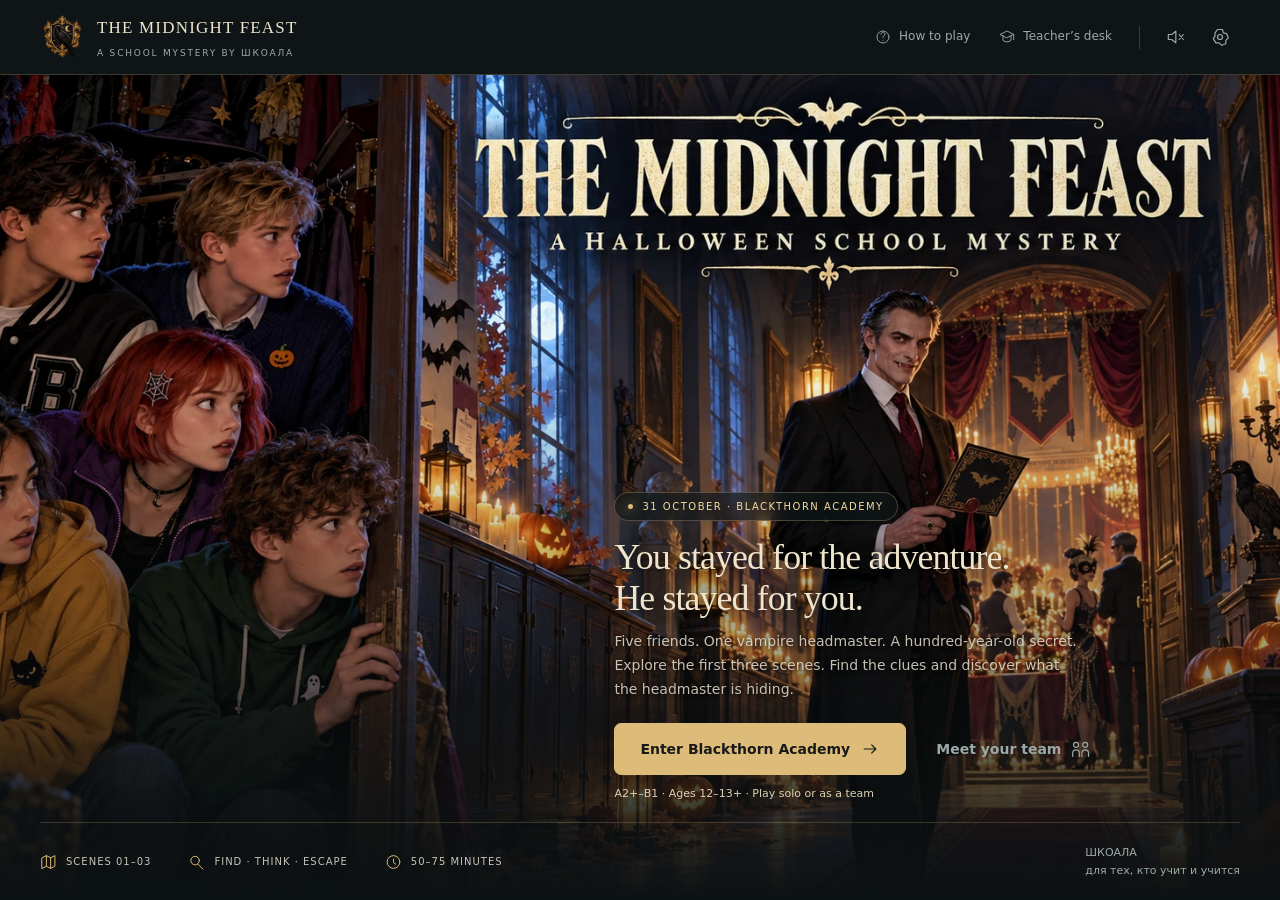
<file: index.html>
<!doctype html>
<html lang="en">
<head>
<meta charset="UTF-8">
<meta name="viewport" content="width=device-width,initial-scale=1">
<meta name="theme-color" content="#101416">
<meta name="description" content="Five students. One vampire headmaster. Escape Blackthorn Academy before midnight in an illustrated English mystery by ШКОАЛА.">
<title>The Midnight Feast · Scenes 01–03 · ШКОАЛА</title>
<link rel="icon" type="image/svg+xml" href="assets/favicon.svg">
<link rel="stylesheet" href="styles.css?v=3">
<script src="content.js?v=3" defer></script>
<script src="app.js?v=3" defer></script>
</head>
<body>
<a href="#main" class="skip-link">Skip to game</a>
<div id="app"></div>
<div id="modal-root"></div>
<div id="toast" role="status" aria-live="polite"></div>
<noscript><div style="background:#111;color:#fff;padding:4rem;font:24px sans-serif">Please enable JavaScript to play The Midnight Feast.</div></noscript>
</body>
</html>
</file>
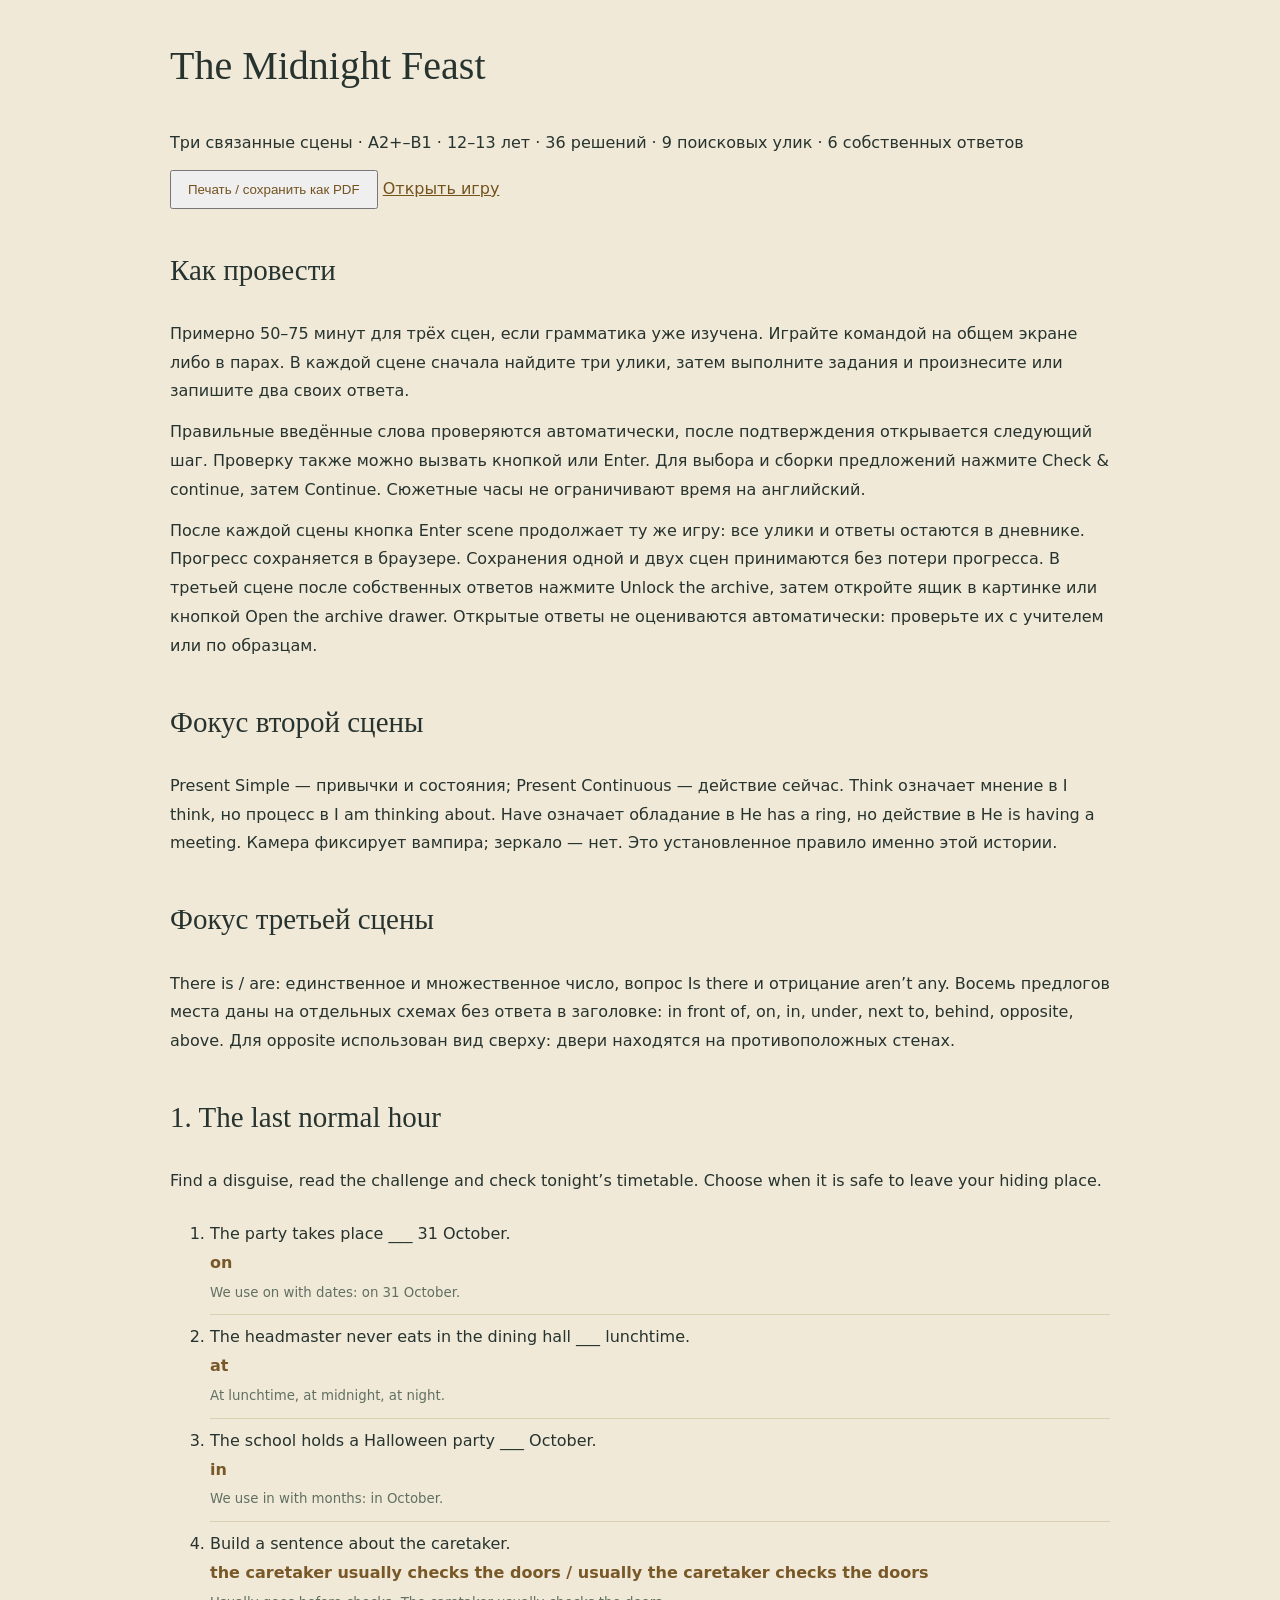
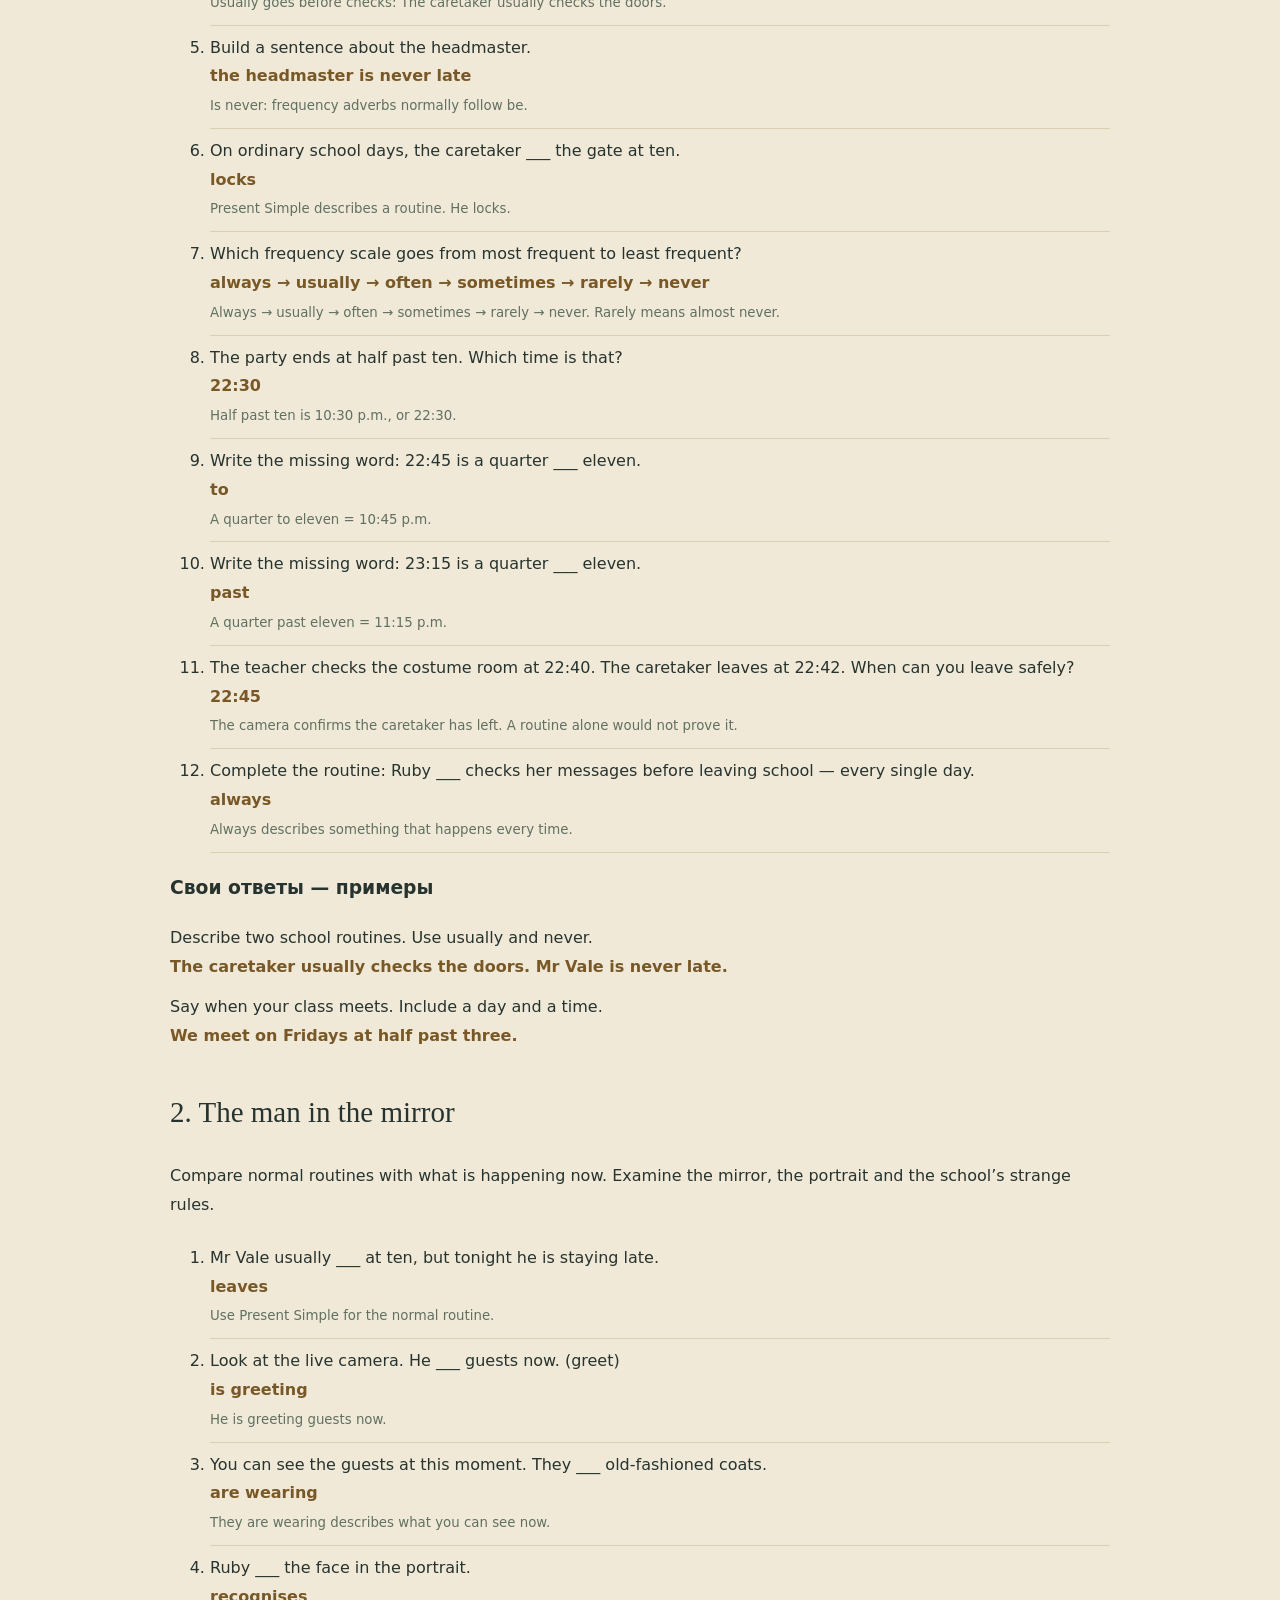
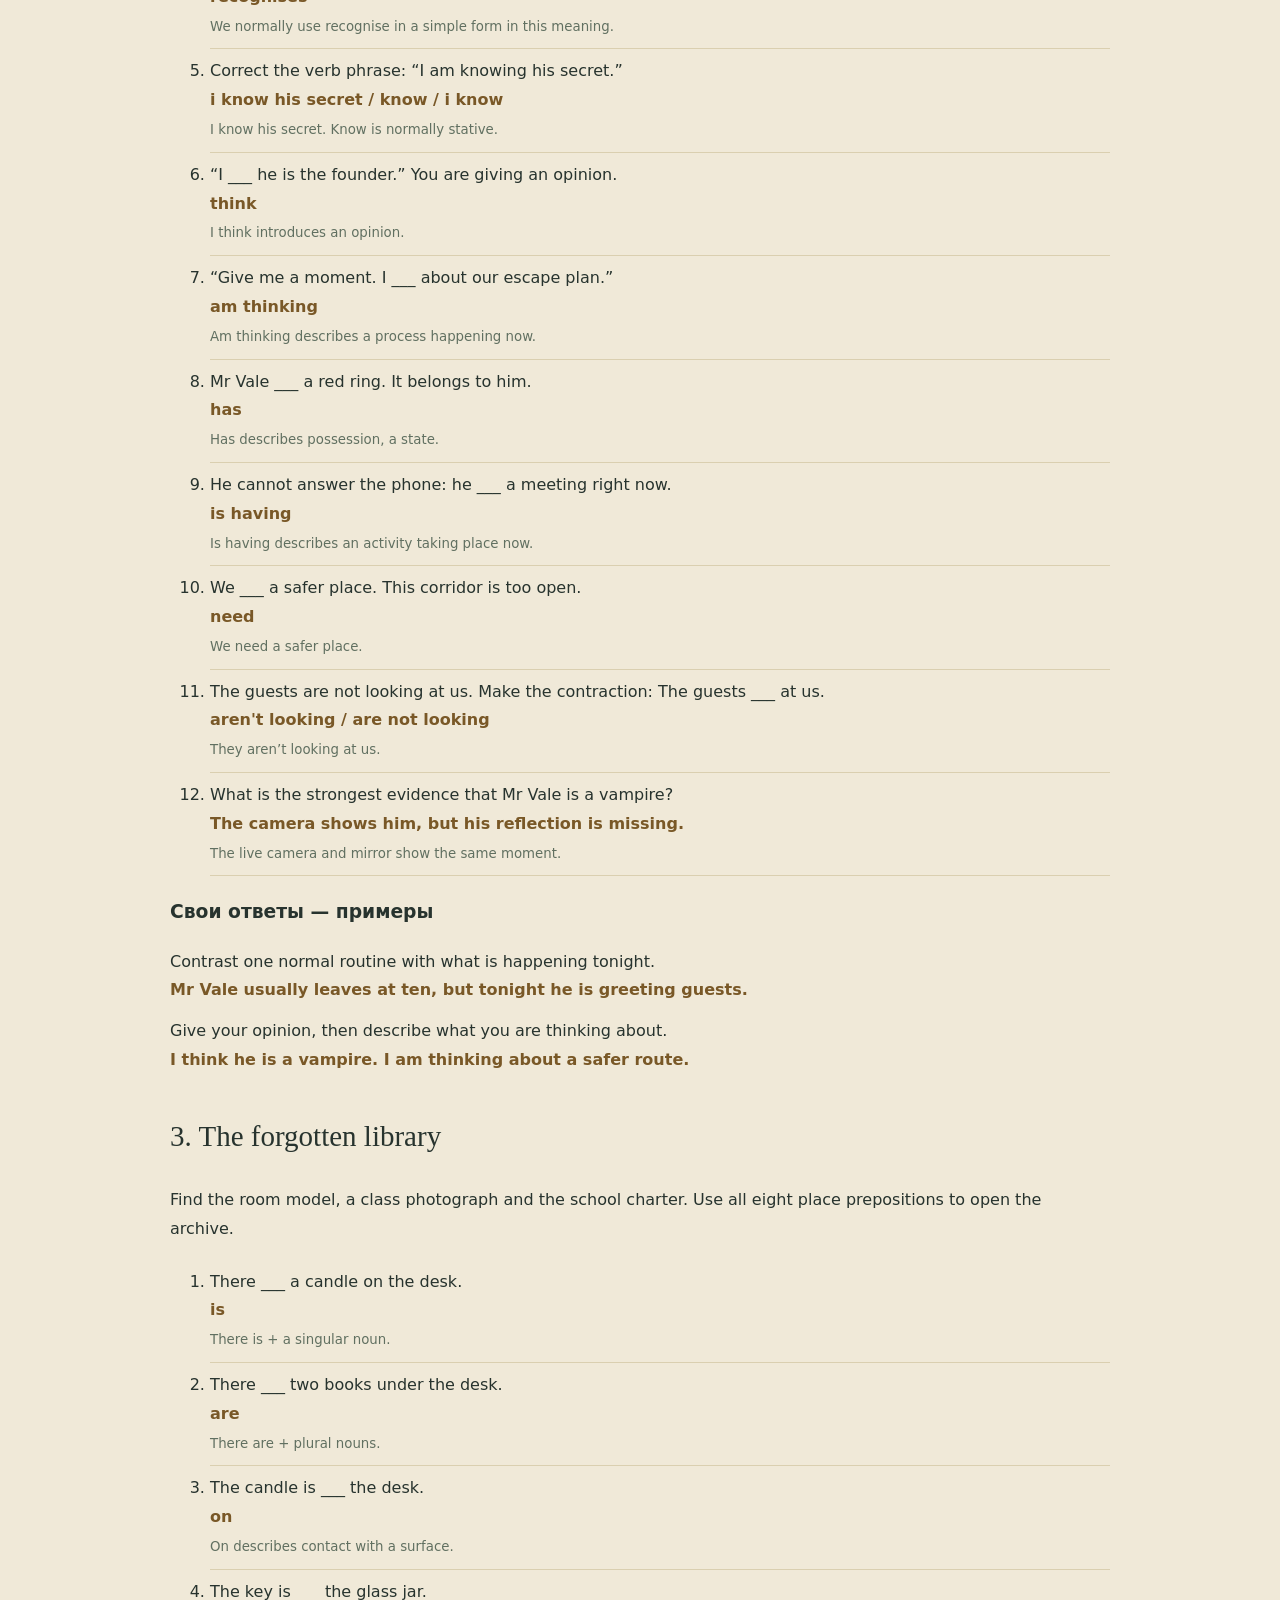
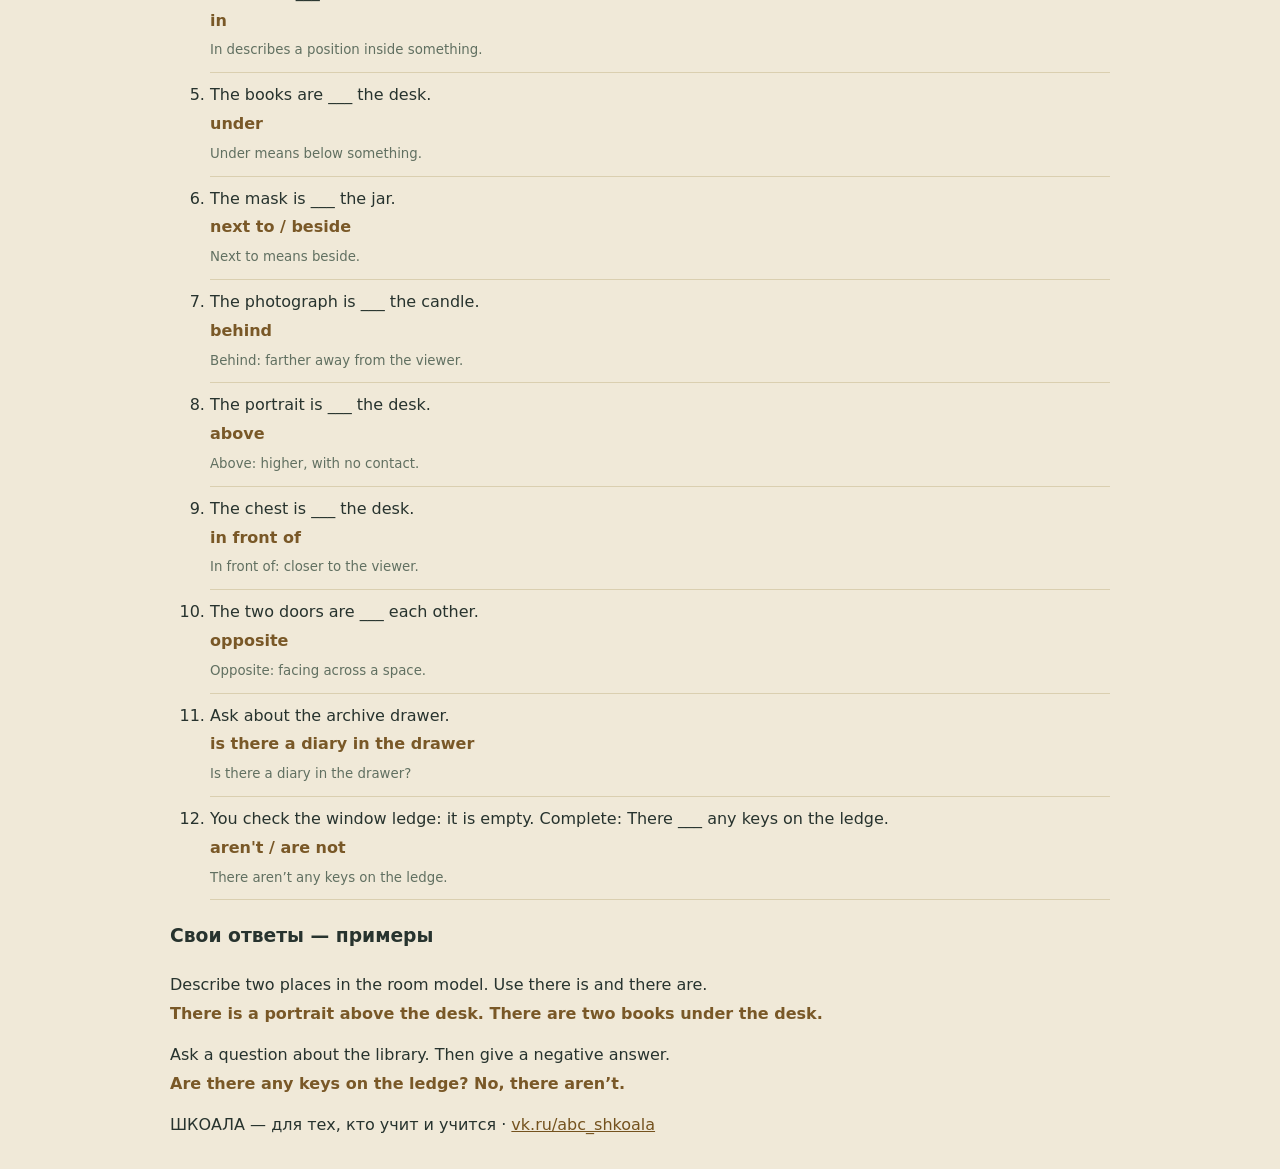
<file: teacher-guide.html>
<!doctype html><html lang="ru"><meta charset="utf-8"><meta name="viewport" content="width=device-width,initial-scale=1"><title>The Midnight Feast — teacher guide</title><style>body{font:16px/1.8 system-ui;background:#f0e9d8;color:#27332e;max-width:940px;margin:30px auto;padding:0 24px}h1,h2{font-family:Georgia,serif;font-weight:400}h1{font-size:40px}h2{font-size:29px;margin-top:35px}li{padding:8px 0;border-bottom:1px solid #baa77366}strong{color:#795827}small{color:#617061}section{break-before:page}button,a{color:#74521e}button{padding:10px 16px;cursor:pointer}p{margin:12px 0}@media print{body{background:white;font-size:11pt;margin:0}button,.back{display:none}li{break-inside:avoid}h2{break-after:avoid}}</style><h1>The Midnight Feast</h1><p>Три связанные сцены · A2+–B1 · 12–13 лет · 36 решений · 9 поисковых улик · 6 собственных ответов</p><button onclick="window.print()">Печать / сохранить как PDF</button> <a class="back" href="index.html">Открыть игру</a><h2>Как провести</h2><p>Примерно 50–75 минут для трёх сцен, если грамматика уже изучена. Играйте командой на общем экране либо в парах. В каждой сцене сначала найдите три улики, затем выполните задания и произнесите или запишите два своих ответа.</p><p>Правильные введённые слова проверяются автоматически, после подтверждения открывается следующий шаг. Проверку также можно вызвать кнопкой или Enter. Для выбора и сборки предложений нажмите Check &amp; continue, затем Continue. Сюжетные часы не ограничивают время на английский.</p><p>После каждой сцены кнопка Enter scene продолжает ту же игру: все улики и ответы остаются в дневнике. Прогресс сохраняется в браузере. Сохранения одной и двух сцен принимаются без потери прогресса. В третьей сцене после собственных ответов нажмите Unlock the archive, затем откройте ящик в картинке или кнопкой Open the archive drawer. Открытые ответы не оцениваются автоматически: проверьте их с учителем или по образцам.</p><h2>Фокус второй сцены</h2><p>Present Simple — привычки и состояния; Present Continuous — действие сейчас. Think означает мнение в I think, но процесс в I am thinking about. Have означает обладание в He has a ring, но действие в He is having a meeting. Камера фиксирует вампира; зеркало — нет. Это установленное правило именно этой истории.</p><h2>Фокус третьей сцены</h2><p>There is / are: единственное и множественное число, вопрос Is there и отрицание aren’t any. Восемь предлогов места даны на отдельных схемах без ответа в заголовке: in front of, on, in, under, next to, behind, opposite, above. Для opposite использован вид сверху: двери находятся на противоположных стенах.</p><section><h2>1. The last normal hour</h2><p>Find a disguise, read the challenge and check tonight’s timetable. Choose when it is safe to leave your hiding place.</p><ol><li>The party takes place ___ 31 October.<br><strong>on</strong><br><small>We use on with dates: on 31 October.</small></li><li>The headmaster never eats in the dining hall ___ lunchtime.<br><strong>at</strong><br><small>At lunchtime, at midnight, at night.</small></li><li>The school holds a Halloween party ___ October.<br><strong>in</strong><br><small>We use in with months: in October.</small></li><li>Build a sentence about the caretaker.<br><strong>the caretaker usually checks the doors / usually the caretaker checks the doors</strong><br><small>Usually goes before checks: The caretaker usually checks the doors.</small></li><li>Build a sentence about the headmaster.<br><strong>the headmaster is never late</strong><br><small>Is never: frequency adverbs normally follow be.</small></li><li>On ordinary school days, the caretaker ___ the gate at ten.<br><strong>locks</strong><br><small>Present Simple describes a routine. He locks.</small></li><li>Which frequency scale goes from most frequent to least frequent?<br><strong>always → usually → often → sometimes → rarely → never</strong><br><small>Always → usually → often → sometimes → rarely → never. Rarely means almost never.</small></li><li>The party ends at half past ten. Which time is that?<br><strong>22:30</strong><br><small>Half past ten is 10:30 p.m., or 22:30.</small></li><li>Write the missing word: 22:45 is a quarter ___ eleven.<br><strong>to</strong><br><small>A quarter to eleven = 10:45 p.m.</small></li><li>Write the missing word: 23:15 is a quarter ___ eleven.<br><strong>past</strong><br><small>A quarter past eleven = 11:15 p.m.</small></li><li>The teacher checks the costume room at 22:40. The caretaker leaves at 22:42. When can you leave safely?<br><strong>22:45</strong><br><small>The camera confirms the caretaker has left. A routine alone would not prove it.</small></li><li>Complete the routine: Ruby ___ checks her messages before leaving school — every single day.<br><strong>always</strong><br><small>Always describes something that happens every time.</small></li></ol><h3>Свои ответы — примеры</h3><p>Describe two school routines. Use usually and never.<br><strong>The caretaker usually checks the doors. Mr Vale is never late.</strong></p><p>Say when your class meets. Include a day and a time.<br><strong>We meet on Fridays at half past three.</strong></p></section><section><h2>2. The man in the mirror</h2><p>Compare normal routines with what is happening now. Examine the mirror, the portrait and the school’s strange rules.</p><ol><li>Mr Vale usually ___ at ten, but tonight he is staying late.<br><strong>leaves</strong><br><small>Use Present Simple for the normal routine.</small></li><li>Look at the live camera. He ___ guests now. (greet)<br><strong>is greeting</strong><br><small>He is greeting guests now.</small></li><li>You can see the guests at this moment. They ___ old-fashioned coats.<br><strong>are wearing</strong><br><small>They are wearing describes what you can see now.</small></li><li>Ruby ___ the face in the portrait.<br><strong>recognises</strong><br><small>We normally use recognise in a simple form in this meaning.</small></li><li>Correct the verb phrase: “I am knowing his secret.”<br><strong>i know his secret / know / i know</strong><br><small>I know his secret. Know is normally stative.</small></li><li>“I ___ he is the founder.” You are giving an opinion.<br><strong>think</strong><br><small>I think introduces an opinion.</small></li><li>“Give me a moment. I ___ about our escape plan.”<br><strong>am thinking</strong><br><small>Am thinking describes a process happening now.</small></li><li>Mr Vale ___ a red ring. It belongs to him.<br><strong>has</strong><br><small>Has describes possession, a state.</small></li><li>He cannot answer the phone: he ___ a meeting right now.<br><strong>is having</strong><br><small>Is having describes an activity taking place now.</small></li><li>We ___ a safer place. This corridor is too open.<br><strong>need</strong><br><small>We need a safer place.</small></li><li>The guests are not looking at us. Make the contraction: The guests ___ at us.<br><strong>aren't looking / are not looking</strong><br><small>They aren’t looking at us.</small></li><li>What is the strongest evidence that Mr Vale is a vampire?<br><strong>The camera shows him, but his reflection is missing.</strong><br><small>The live camera and mirror show the same moment.</small></li></ol><h3>Свои ответы — примеры</h3><p>Contrast one normal routine with what is happening tonight.<br><strong>Mr Vale usually leaves at ten, but tonight he is greeting guests.</strong></p><p>Give your opinion, then describe what you are thinking about.<br><strong>I think he is a vampire. I am thinking about a safer route.</strong></p></section><section><h2>3. The forgotten library</h2><p>Find the room model, a class photograph and the school charter. Use all eight place prepositions to open the archive.</p><ol><li>There ___ a candle on the desk.<br><strong>is</strong><br><small>There is + a singular noun.</small></li><li>There ___ two books under the desk.<br><strong>are</strong><br><small>There are + plural nouns.</small></li><li>The candle is ___ the desk.<br><strong>on</strong><br><small>On describes contact with a surface.</small></li><li>The key is ___ the glass jar.<br><strong>in</strong><br><small>In describes a position inside something.</small></li><li>The books are ___ the desk.<br><strong>under</strong><br><small>Under means below something.</small></li><li>The mask is ___ the jar.<br><strong>next to / beside</strong><br><small>Next to means beside.</small></li><li>The photograph is ___ the candle.<br><strong>behind</strong><br><small>Behind: farther away from the viewer.</small></li><li>The portrait is ___ the desk.<br><strong>above</strong><br><small>Above: higher, with no contact.</small></li><li>The chest is ___ the desk.<br><strong>in front of</strong><br><small>In front of: closer to the viewer.</small></li><li>The two doors are ___ each other.<br><strong>opposite</strong><br><small>Opposite: facing across a space.</small></li><li>Ask about the archive drawer.<br><strong>is there a diary in the drawer</strong><br><small>Is there a diary in the drawer?</small></li><li>You check the window ledge: it is empty. Complete: There ___ any keys on the ledge.<br><strong>aren't / are not</strong><br><small>There aren’t any keys on the ledge.</small></li></ol><h3>Свои ответы — примеры</h3><p>Describe two places in the room model. Use there is and there are.<br><strong>There is a portrait above the desk. There are two books under the desk.</strong></p><p>Ask a question about the library. Then give a negative answer.<br><strong>Are there any keys on the ledge? No, there aren’t.</strong></p></section><p>ШКОАЛА — для тех, кто учит и учится · <a href="https://vk.ru/abc_shkoala">vk.ru/abc_shkoala</a></p></html>
</file>
<file: styles.css>
:root{--ink:#0c1113;--panel:#141c1e;--paper:#efe5cc;--muted:#9caaa7;--gold:#ddbb78;--gold-light:#f4dba1;--line:rgba(220,190,126,.22);--red:#a65262;--green:#80b7a3;--font:system-ui,-apple-system,BlinkMacSystemFont,'Segoe UI',sans-serif;--serif:Georgia,'Times New Roman',serif;--radius:14px;color-scheme:dark}
*{box-sizing:border-box}html{scroll-behavior:smooth}body{margin:0;background:var(--ink);color:var(--paper);font:17px/1.6 var(--font);min-width:320px}button,input,textarea{font:inherit}button,a,input,textarea{touch-action:manipulation}button,a{ -webkit-tap-highlight-color:transparent}button{cursor:pointer}button:disabled{cursor:default;opacity:.5}a{color:var(--gold-light);text-underline-offset:4px}button:focus-visible,a:focus-visible,input:focus-visible,textarea:focus-visible,summary:focus-visible{outline:3px solid var(--gold-light);outline-offset:4px}button{color:inherit}button svg,a svg{pointer-events:none;flex-shrink:0}img{max-width:100%;display:block}h1,h2,h3,p{margin-top:0}h1,h2,h3{font-family:var(--serif);font-weight:400;line-height:1.14}h2{font-size:clamp(30px,3vw,44px);letter-spacing:-.035em}h3{font-size:26px}p:last-child{margin-bottom:0}.sr-only{position:absolute;width:1px;height:1px;padding:0;margin:-1px;overflow:hidden;clip:rect(0,0,0,0);white-space:nowrap;border:0}.skip-link{position:fixed;left:20px;top:-100px;z-index:10000;background:var(--gold);color:#151819;padding:10px 20px}.skip-link:focus{top:12px}.icon{width:20px;height:20px;display:inline-block;vertical-align:middle}.eyebrow{font:600 10px/1.5 var(--font);text-transform:uppercase;letter-spacing:.19em;color:var(--gold)}.muted{color:var(--muted)}.small{font-size:13px}.button{border:1px solid var(--line);border-radius:7px;background:transparent;display:inline-flex;align-items:center;justify-content:center;gap:10px;padding:13px 19px;font-size:14px;font-weight:650;line-height:1.4;text-decoration:none;transition:background .2s,transform .2s,border-color .2s}.button:hover{background:rgba(221,187,120,.09);border-color:var(--gold)}.button.primary{background:var(--gold);border-color:var(--gold);color:#171a19;box-shadow:0 4px 20px #0002}.button.primary:hover{background:var(--gold-light);transform:translateY(-1px)}.button.ghost{border-color:transparent;color:var(--muted)}.button.ghost:hover{color:var(--paper)}.button.danger{border-color:#ad6974;color:#efb0bb}.button.compact{padding:8px 13px;font-size:12px}.icon-button{display:inline-flex;align-items:center;justify-content:center;width:40px;height:40px;border:1px solid transparent;background:transparent;border-radius:7px;color:var(--muted)}.icon-button:hover,.icon-button.active{color:var(--gold);border-color:var(--line);background:#ddbb780a}.button-row{display:flex;gap:10px;flex-wrap:wrap}.separator{height:1px;background:var(--line);margin:22px 0}.topbar{height:77px;display:flex;align-items:center;justify-content:space-between;padding:0 40px;border-bottom:1px solid var(--line);gap:25px;background:#101618}.brand{border:0;background:none;display:flex;gap:12px;align-items:center;text-align:left;padding:0;text-decoration:none;color:var(--paper)}.brand img{height:49px;width:45px;object-fit:contain}.brand-name{font:17px/1 var(--serif);letter-spacing:.07em;text-transform:uppercase}.brand-by{display:block;font:9px/1.3 var(--font);color:var(--muted);letter-spacing:.2em;margin-top:7px}.nav-actions{display:flex;align-items:center;gap:5px}.nav-link{border:0;background:none;font-size:12px;font-weight:500;color:var(--muted);padding:10px 12px;display:inline-flex;gap:8px;align-items:center}.nav-link:hover{color:var(--gold-light)}.nav-link .icon{width:16px;height:16px}.nav-pipe{height:23px;border-left:1px solid var(--line);margin:0 10px}
/* The cover is the user's illustration, including its original title. */
.landing{min-height:100vh;background:#0d1216}.landing .topbar{height:75px;background:#0f1517}.hero{position:relative;height:calc(100svh - 75px);min-height:635px;max-height:1050px;isolation:isolate;overflow:hidden;background:#151718}.cover-image{position:absolute;inset:0;width:100%;height:100%;object-fit:cover;object-position:right 42%;z-index:-3}.hero:after{content:"";position:absolute;inset:0;background:linear-gradient(0deg,#0c1113 0%,#0c1113de 8%,#0c111355 31%,transparent 65%),linear-gradient(90deg,transparent 30%,#11171c15 100%);z-index:-2}.hero-content{position:absolute;bottom:97px;left:48%;right:5%;max-width:680px}.date-tag{display:inline-flex;align-items:center;gap:9px;border:1px solid #f1d8a73f;background:#101719a6;backdrop-filter:blur(8px);border-radius:40px;padding:6px 13px;font:10px/1.5 var(--font);letter-spacing:.15em;color:var(--gold-light);text-transform:uppercase}.date-tag:before{content:"";width:5px;height:5px;background:var(--gold);border-radius:100%;box-shadow:0 0 12px var(--gold)}.hero-lead{font:clamp(28px,2.8vw,43px)/1.13 var(--serif);text-shadow:0 2px 20px #000;margin:16px 0 12px;letter-spacing:-.025em;max-width:600px}.hero-copy{font-size:14px;line-height:1.7;color:#e7e0d0d9;max-width:470px;text-shadow:0 1px 5px #000}.hero-start{padding:15px 25px;font-size:14px;min-width:245px}.hero-content .button-row{margin-top:22px}.hero-resume-note{font-size:11px;color:#ded1b3;margin-top:10px}.hero-bottom{position:absolute;bottom:0;left:40px;right:40px;height:78px;display:flex;align-items:center;justify-content:space-between;border-top:1px solid var(--line);gap:20px}.hero-facts{display:flex;gap:37px}.hero-fact{display:flex;align-items:center;gap:9px;font-size:10px;letter-spacing:.1em;text-transform:uppercase;color:#c6c3b7}.hero-fact .icon{color:var(--gold);width:17px}.hero-credit{font-size:11px;color:var(--muted)}.hero-credit a{text-decoration:none;color:var(--muted)}
/* The playable case */
.game-shell{max-width:1880px;margin:0 auto;min-height:100vh}.game-shell .topbar{height:68px;padding:0 28px}.game-shell .brand img{height:40px;width:37px}.game-shell .brand-name{font-size:13px}.game-shell .brand-by{font-size:8px}.clock-wrap{display:flex;align-items:center;gap:10px}.clock-label{font-size:9px;text-transform:uppercase;letter-spacing:.11em;color:var(--muted);line-height:1.5}.clock-time{font:25px/1 var(--serif);letter-spacing:.05em;color:var(--gold-light)}.clock-wrap>.icon{width:29px;height:29px;color:var(--gold)}.chapter-nav{display:flex;border-bottom:1px solid var(--line);padding:0 27px;overflow-x:auto;scrollbar-width:thin}.chapter-stop{background:none;border:0;position:relative;display:flex;align-items:center;justify-content:center;gap:9px;flex:1;min-width:95px;padding:15px 7px;color:#6f7d7b;font-size:11px;white-space:nowrap}.chapter-stop:disabled{opacity:1}.chapter-stop.active{color:var(--gold-light)}.chapter-stop.done{color:#9fb8ac}.chapter-stop.active:after{content:"";position:absolute;bottom:-1px;height:2px;background:var(--gold);left:8px;right:8px}.chapter-num{font-size:9px;width:21px;height:21px;border:1px solid currentColor;display:inline-flex;align-items:center;justify-content:center;border-radius:100%}.practice-banner{padding:8px 28px;background:#332719;color:#e7ca95;font-size:12px;display:flex;gap:15px;align-items:center;justify-content:center}.practice-banner button{border:0;border-bottom:1px solid currentColor;background:none;color:inherit;padding:0}.game-heading{display:flex;align-items:flex-end;justify-content:space-between;padding:24px 32px 20px;gap:15px}.game-heading h1{font-size:clamp(28px,2.8vw,39px);margin:4px 0 0;letter-spacing:-.035em}.chapter-label{font:600 10px var(--font);letter-spacing:.14em;color:var(--gold);text-transform:uppercase}.location-label{display:flex;align-items:center;gap:7px;font-size:11px;color:var(--muted);margin-bottom:4px}.location-label .icon{width:14px;height:14px}.game-grid{display:grid;grid-template-columns:minmax(0,1.6fr) minmax(345px,1fr);gap:24px;padding:0 32px 22px}.visual-column{min-width:0}.scene-frame{position:relative;aspect-ratio:836/470;background:#1c1715;border:1px solid var(--line);border-radius:12px;overflow:hidden;isolation:isolate}.scene-backdrop{width:100%;height:100%;object-fit:cover;position:absolute;inset:0;z-index:-2}.scene-shade{position:absolute;inset:0;pointer-events:none;z-index:-1;background:linear-gradient(180deg,#0004,transparent 28%,transparent 70%,#0007)}.scene-top{position:absolute;top:14px;left:16px;right:16px;display:flex;align-items:center;justify-content:space-between;pointer-events:none}.scene-badge{background:#101517b3;color:#ded3bb;border:1px solid #ddbb7840;backdrop-filter:blur(8px);border-radius:40px;padding:5px 11px;font-size:9px;letter-spacing:.14em;text-transform:uppercase;display:flex;gap:6px;align-items:center}.scene-badge .icon{height:12px;width:12px}.scene-status{background:#101517c9;color:#d8cab1;font-size:10px;border-radius:40px;padding:4px 10px}.scene-label{position:absolute;bottom:13px;left:17px;font-size:10px;color:#ebdfca;letter-spacing:.05em;text-shadow:0 1px 5px #000;pointer-events:none}.scene-label .icon{width:13px;height:13px;color:var(--gold);margin-right:4px}.hotspot{border:0;background:transparent;position:absolute;transform:translate(-50%,-50%);padding:0;aspect-ratio:1;isolation:isolate;min-height:34px;min-width:34px;transition:filter .2s,opacity .2s,transform .2s}.hotspot:hover{transform:translate(-50%,-50%) scale(1.08);filter:brightness(1.2)}.hotspot img{width:100%;height:100%;object-fit:contain;filter:drop-shadow(0 3px 6px #000a)}.hotspot.marker:before{content:"";display:block;position:absolute;left:50%;top:50%;transform:translate(-50%,-50%) rotate(45deg);width:20px;height:20px;border:1px solid #efd599;background:#101719a6;box-shadow:0 0 0 5px #efd5991a,0 0 24px #efce8355}.hotspot.marker:after{content:"";position:absolute;left:50%;top:50%;transform:translate(-50%,-50%);width:4px;height:4px;background:var(--gold-light);border-radius:50%}.hotspot.found{opacity:.42;filter:grayscale(.35)}.hotspot.found:hover{opacity:1}.hotspot.found:after{content:'✓';position:absolute;right:0;top:0;display:flex;align-items:center;justify-content:center;width:19px;height:19px;border-radius:50%;background:#182d24;color:#b7ddc9;font-size:11px;border:1px solid #85b79f}.hotspot.revealed{outline:2px solid #f3d99a;outline-offset:7px;border-radius:50%;animation:glow 1.8s ease-in-out infinite}.hotspot-label{position:absolute;left:50%;bottom:100%;transform:translateX(-50%);font:11px/1.3 var(--font);color:#f2e1bd;border:1px solid var(--line);border-radius:4px;background:#101719ef;padding:6px 9px;white-space:nowrap;opacity:0;pointer-events:none}.hotspot:hover .hotspot-label,.hotspot:focus-visible .hotspot-label{opacity:1}.explore-controls{display:flex;justify-content:space-between;align-items:center;margin:10px 0 0;gap:10px}.search-progress{display:flex;align-items:center;gap:6px;font-size:11px;color:var(--muted)}.search-dot{width:5px;height:5px;background:#505b59;border-radius:50%}.search-dot.filled{background:var(--gold)}.explore-controls .button{font-size:10px;padding:4px 7px}.dialogue{display:flex;position:relative;margin-top:19px;min-height:134px;border-top:1px solid var(--line);padding-top:16px;align-items:flex-start;gap:17px}.portrait-wrap{width:103px;min-width:103px;height:115px;border-radius:9px;overflow:hidden;background:radial-gradient(ellipse at 50% 80%,#59452e 0%,#1e2524 70%);border:1px solid var(--line)}.portrait-wrap img{width:100%;height:100%;object-fit:cover;object-position:center 12%}.dialogue-name{font:600 10px var(--font);text-transform:uppercase;letter-spacing:.13em;color:var(--gold);margin:3px 0 8px}.dialogue-text{font-size:14px;line-height:1.75;color:#d6d5c9;margin:0}.dialogue-extra{font-size:12px;color:var(--muted);margin-top:10px}.panel{background:linear-gradient(145deg,#192123,#131b1d);border:1px solid var(--line);border-radius:12px;min-width:0;padding:25px 26px;position:relative;align-self:start;min-height:480px}.panel:before{content:"";position:absolute;top:-1px;left:26px;right:26px;height:1px;background:linear-gradient(90deg,transparent,#e8c7858c,transparent)}.panel-kicker{font:600 10px var(--font);text-transform:uppercase;letter-spacing:.16em;color:var(--gold);display:flex;align-items:center;justify-content:space-between;margin-bottom:14px;gap:10px}.panel h2{font-size:29px;margin-bottom:16px}.panel-description{font-size:14px;color:#b6c0b9;line-height:1.8}.objective-card{border-left:2px solid var(--gold);padding:2px 0 2px 15px;margin:20px 0}.objective-card .eyebrow{margin-bottom:5px;font-size:9px}.objective-card p{font-size:15px;line-height:1.7;color:#e2dfd1}.check-list{display:grid;gap:9px;margin:23px 0 26px;padding:0;list-style:none}.check-list li{display:flex;gap:11px;align-items:center;font-size:12px;color:#a6b2ac}.check-list .check-circle{width:19px;height:19px;display:flex;align-items:center;justify-content:center;flex-shrink:0;border:1px solid #67746f;border-radius:50%;font-size:10px}.check-list li.checked{color:#cfdbc9}.checked .check-circle{background:#688b7333;color:#b5d8be;border-color:#8cba9b}.panel .full{width:100%}.task-counter{font-size:10px;color:var(--muted);white-space:nowrap;letter-spacing:0;text-transform:none}.task-progress{height:3px;background:#343d38;margin-bottom:22px;border-radius:3px;overflow:hidden}.task-progress span{height:100%;display:block;background:var(--gold);transition:width .4s}.task-context{font-size:12px;color:#b7bdb4;border-left:1px solid var(--line);padding-left:12px;margin:0 0 17px}.task-prompt{font-size:20px;line-height:1.6;color:#f2e8cf;font-weight:500;margin-bottom:21px}.choices{display:grid;gap:9px}.choice{background:#0d141691;border:1px solid #6f776549;border-radius:7px;color:#cdd1c6;display:flex;align-items:center;gap:12px;text-align:left;padding:12px 13px;font-size:14px;line-height:1.55;width:100%;transition:border-color .2s,background .2s}.choice:hover{border-color:#c8a56988;background:#ddbb7808}.choice.selected{border-color:var(--gold);background:#ddbb7811;color:var(--gold-light)}.choice.accepted{border-color:var(--green);background:#80b7a310;color:#b9d7c7}.choice-letter{font:600 10px/1 var(--font);border:1px solid #ffffff24;border-radius:4px;padding:5px;min-width:23px;text-align:center;flex-shrink:0;align-self:flex-start;margin-top:2px}.task-form input[type=text]{width:100%;background:#0b1315;color:#f1e5c9;border:1px solid #7d826745;border-radius:7px;font-size:20px;padding:14px 16px;outline-offset:3px}.task-form input[type=text]::placeholder{font-size:13px;color:#778580}.input-label{font-size:11px;color:#a4afa7;display:block;margin:0 0 7px}.task-form input[readonly]{color:#b5d8c3;border-color:#5e8d75}.task-actions{display:flex;align-items:center;gap:8px;margin-top:23px}.task-actions>.button:first-child{flex:1}.hint-box{font-size:13px;background:#ddbb780b;border:1px solid #ddbb782b;border-radius:7px;padding:11px 13px;color:#dfcda8;margin-top:14px}.feedback{font-size:13px;line-height:1.65;padding:13px 15px;border:1px solid #80b7a33b;background:#80b7a30a;border-radius:7px;color:#bddacb;margin-top:17px}.feedback strong{display:block;font-size:13px;margin-bottom:3px}.feedback.error{border-color:#d67c903b;background:#a6526211;color:#efbcc5}.feedback .small{font-size:11px}.word-bank{display:flex;gap:7px;flex-wrap:wrap;margin-top:13px}.word-token{padding:8px 12px;border-radius:5px;border:1px solid var(--line);background:#0d1618;color:var(--gold-light);font-size:14px}.word-token:hover{background:#ddbb781a}.word-token.used{opacity:.25}.sentence-build{min-height:67px;display:flex;align-items:center;flex-wrap:wrap;gap:6px;padding:12px;border:1px dashed #d2b37255;border-radius:7px;background:#101719}.sentence-build:empty:before{content:'Choose the words below in order';font-size:12px;color:#77857c}.sentence-build .word-token{background:#ddbb7810;border-style:solid}.task-toolbar{display:flex;justify-content:space-between;margin-top:18px;gap:10px}.task-toolbar button{padding:3px 0;background:none;border:0;font-size:10px;color:#99a79f;display:flex;gap:5px;align-items:center}.task-toolbar .icon{width:13px;height:13px}.production{display:grid;gap:14px}.production label{font-size:13px;color:#dfdece;line-height:1.7;display:block}.production textarea{resize:vertical;display:block;width:100%;margin-top:8px;min-height:78px;padding:11px;border:1px solid #737c6d55;border-radius:6px;background:#0d1517;color:#e8dfc8;font-size:14px;line-height:1.6}.checkbox-row{display:flex!important;gap:9px;align-items:flex-start;color:#b2bfb4!important;font-size:12px!important;margin:16px 0}.checkbox-row input{margin-top:5px;accent-color:var(--gold);width:16px;height:16px;flex-shrink:0}.model-answer{font-size:13px;line-height:1.8;background:#0c1415;padding:12px;border-radius:7px;margin-bottom:10px;color:#c9d4c7}.model-answer .eyebrow{font-size:8px;margin-bottom:5px}.resolution-quote{font:23px/1.5 var(--serif);color:var(--gold-light);padding-left:17px;border-left:1px solid var(--gold);margin:24px 0}.inventory{border-top:1px solid var(--line);display:flex;align-items:center;gap:17px;padding:13px 32px 16px;background:#101719}.inventory-label{font:600 9px var(--font);text-transform:uppercase;letter-spacing:.15em;color:var(--muted);min-width:77px;line-height:1.7}.inventory-items{display:flex;align-items:center;gap:7px;overflow-x:auto;padding:3px;flex:1}.inventory-item{background:#1b2220;border:1px solid var(--line);height:53px;min-width:57px;border-radius:7px;position:relative;display:flex;align-items:center;justify-content:center;padding:4px}.inventory-item img{height:100%;width:48px;object-fit:contain}.inventory-item:hover{border-color:var(--gold);background:#2b2c24}.inventory-empty{font-size:11px;color:#73827a}.inventory .button{font-size:11px;padding:9px 13px;white-space:nowrap}.game-footer{display:flex;justify-content:space-between;font-size:9px;color:#73827c;padding:9px 32px;border-top:1px solid #ddbb7810}.game-footer a{color:#8f9e92;text-decoration:none}.safe-choice{display:flex;align-items:center;gap:15px;padding:18px;margin:17px 0;border:1px solid var(--line);background:#0b1415;border-radius:7px}.safe-choice img{width:70px;height:70px;object-fit:contain}.safe-choice h3{font-size:20px;margin:0 0 5px}.safe-choice p{font-size:12px;color:var(--muted)}.bell-state{font:44px var(--serif);text-align:center;color:var(--gold-light);padding:12px}.bell-instruction{font-size:14px;color:#b9c9ba}.object-toast{position:absolute;top:43%;left:50%;transform:translate(-50%,-50%);pointer-events:none;color:var(--gold-light);font:28px var(--serif);text-shadow:0 3px 15px #000}.safe-overlay{position:absolute;left:67%;top:43%;width:25%;height:41%;border:4px solid #a78a5b;border-radius:5px;background:#12110c;box-shadow:inset 0 0 20px #000,4px 5px 15px #0006}.safe-overlay img{position:absolute;left:23%;top:15%;width:56%;height:68%;object-fit:contain}.bell-restored{position:absolute;left:49%;top:40%;width:10%;height:24%;object-fit:contain;pointer-events:none;filter:drop-shadow(0 3px 6px #000)}.rope-target{position:absolute;left:26%;top:32%;width:11%;height:55%;border:1px solid #efcf8955;border-radius:35px;background:#efcf8910;box-shadow:0 0 22px #efcf8920;animation:glow 2s infinite}.rope-target:after{content:'PULL';position:absolute;top:48%;left:50%;transform:translate(-50%,-50%);background:#101719e8;color:var(--gold-light);padding:5px 8px;border:1px solid #efcf8955;font-size:9px;letter-spacing:.14em}.ring-flash{position:fixed;inset:0;z-index:200;background:#f3dfb8;pointer-events:none;animation:flash 1.8s forwards}.final-timer{display:flex;justify-content:space-between;align-items:center;padding:8px 12px;margin-bottom:14px;background:#a6526215;border:1px solid #a6526244;border-radius:6px;font-size:11px;color:#e6aebb}.final-timer strong{font-size:17px;font-variant-numeric:tabular-nums}
/* Miniature diagrams for precise location questions. */
.room-model{height:184px;background:linear-gradient(180deg,#263136,#182427 72%,#30332d 72%);border:1px solid var(--line);border-radius:9px;position:relative;margin:0 0 20px;isolation:isolate;overflow:hidden;box-shadow:inset 0 0 25px #0004}.model-caption{position:absolute;top:8px;left:11px;font:8px var(--font);color:#acbcb2;text-transform:uppercase;letter-spacing:.12em}.model-desk{position:absolute;left:23%;top:57%;width:54%;height:9%;background:#765239;border:1px solid #ae885b;z-index:2;border-radius:2px}.model-desk:before,.model-desk:after{content:'';position:absolute;top:100%;height:49px;width:5px;background:#856140}.model-desk:before{left:9%}.model-desk:after{right:9%}.model-object{position:absolute;object-fit:contain;filter:drop-shadow(0 2px 2px #0006)}.model-highlight{filter:drop-shadow(0 0 6px #e9d58f)}.model-label{position:absolute;padding:1px 5px;font:9px var(--font);color:#e6ddc8;background:#0d151bd9;border-radius:3px;z-index:8}.model-portrait{position:absolute;left:42%;top:17%;height:53px;width:50px;object-fit:contain;z-index:1}.model-door{position:absolute;top:30%;width:17%;height:65%;background:linear-gradient(90deg,#634832,#403528);border:3px solid #a37e55;border-radius:30px 30px 0 0;box-shadow:inset 0 0 0 2px #211d17}.model-door.left{left:9%;transform:skewY(7deg)}.model-door.right{right:9%;transform:skewY(-7deg)}.model-door:after{content:'';position:absolute;right:12%;top:56%;width:4px;height:4px;border-radius:100%;background:#e4bb73}.model-room-line{position:absolute;left:30%;right:30%;top:57%;height:1px;border-top:1px dashed #f0d59b88}.model-room-line:before,.model-room-line:after{content:'';position:absolute;top:-3px;width:6px;height:6px;border-top:1px solid #f0d59b;border-right:1px solid #f0d59b}.model-room-line:before{left:0;transform:rotate(-135deg)}.model-room-line:after{right:0;transform:rotate(45deg)}
/* Dialogs, evidence, support and teacher notes */
.modal-backdrop{position:fixed;inset:0;z-index:150;background:#050b0de0;backdrop-filter:blur(10px);padding:30px;display:flex;align-items:center;justify-content:center}.modal{background:linear-gradient(145deg,#1b2425,#111a1c);border:1px solid #b69b635c;border-radius:14px;width:min(800px,100%);max-height:calc(100svh - 60px);display:flex;flex-direction:column;box-shadow:0 30px 150px #0009;animation:modalIn .2s ease-out}.modal.wide{width:min(1060px,100%)}.modal-head{display:flex;align-items:flex-start;justify-content:space-between;padding:25px 28px 20px;gap:15px;border-bottom:1px solid var(--line)}.modal-head h2{font-size:32px;margin:4px 0 0}.modal-content{padding:25px 28px;overflow-y:auto;overscroll-behavior:contain;font-size:15px}.modal-head .icon-button{margin-top:-5px;flex-shrink:0}.modal-content h3{font-size:24px;margin:22px 0 12px}.modal-content h3:first-child{margin-top:0}.modal-content p{line-height:1.85;color:#cfd2c5}.document{background:#e9dec2;color:#312b23;padding:28px;border:1px solid #cdb788;box-shadow:inset 0 0 60px #c6ab6c33;border-radius:3px;font:17px/1.85 var(--serif)}.document p{color:#44392b;line-height:1.9}.document strong{color:#372d22}.document table{width:100%;font:14px/1.8 var(--font);border-collapse:collapse}.document th,.document td{padding:9px 8px;border-bottom:1px solid #8d795340;text-align:left;vertical-align:top}.document td:first-child{font-weight:650;white-space:nowrap}.document-small{font-size:14px}.voice-quote{font-style:italic}.document-bottom{margin-top:20px;display:flex;justify-content:space-between;align-items:center;gap:15px}.found-tag{display:inline-flex;align-items:center;gap:6px;font-size:11px;color:#a6c6b0}.found-tag .icon{height:15px;width:15px}.case-tabs{display:flex;gap:6px;margin-bottom:20px;border-bottom:1px solid var(--line);padding-bottom:12px;flex-wrap:wrap}.case-tabs button{border:0;background:transparent;padding:7px 13px;font-size:12px;color:var(--muted);border-radius:6px}.case-tabs button.active{background:#ddbb7815;color:var(--gold-light)}.evidence-grid{display:grid;grid-template-columns:repeat(3,minmax(0,1fr));gap:12px}.evidence-card{border:1px solid var(--line);background:#10191b;border-radius:8px;padding:15px;text-align:left;display:flex;flex-direction:column;gap:10px}.evidence-card:hover{border-color:var(--gold)}.evidence-card img{height:76px;object-fit:contain;width:100%}.evidence-card strong{font-size:12px;color:#ded9bf}.evidence-card small{font-size:10px;color:var(--muted)}.empty-state{padding:45px 20px;border:1px dashed var(--line);text-align:center;color:var(--muted);font-size:14px}.rule-list{counter-reset:rules;display:grid;gap:13px}.rule{display:flex;align-items:flex-start;gap:15px;padding:15px;background:#0f1819;border-radius:7px;border:1px solid var(--line);font-size:13px;color:#ccd3c5}.rule:before{counter-increment:rules;content:counter(rules,decimal-leading-zero);color:var(--gold);font:22px var(--serif);min-width:26px}.glossary-grid{display:grid;grid-template-columns:1fr 1fr;gap:0 28px}.glossary-entry{padding:12px 0;border-bottom:1px solid var(--line);font-size:13px}.glossary-entry strong{color:var(--gold-light);display:block;margin-bottom:3px;font-size:14px}.how-grid{display:grid;grid-template-columns:1fr 1fr;gap:20px}.how-step{border-top:1px solid var(--line);padding-top:16px}.how-step .eyebrow{font-size:9px}.how-step h3{font-size:23px;margin:7px 0 9px}.how-step p{font-size:13px}.teacher-warning{padding:12px 15px;background:#ddbb780e;border:1px solid var(--line);border-radius:7px;font-size:13px;color:#cfbd98;margin-bottom:20px}.teacher-chapters{display:grid;grid-template-columns:1fr 1fr;gap:10px}.teacher-chapter{background:#10191b;border:1px solid var(--line);border-radius:7px;padding:13px;text-align:left}.teacher-chapter:hover{border-color:var(--gold)}.teacher-chapter span{font-size:9px;color:var(--gold);text-transform:uppercase;letter-spacing:.08em}.teacher-chapter strong{font:20px var(--serif);display:block;margin:3px 0}.teacher-chapter small{font-size:11px;color:var(--muted)}.teacher-keys{margin-top:22px}.teacher-keys details{border-bottom:1px solid var(--line);padding:11px 0}.teacher-keys summary{cursor:pointer;color:#dfd6be;font-size:13px}.teacher-keys ol{font-size:12px;color:#b0bdb0;padding-left:21px}.teacher-keys li{padding:6px 0}.teacher-keys li strong{color:#e4d0a7}.teacher-keys li p{font-size:11px;margin:3px 0 0;line-height:1.6}.settings-grid{display:grid;gap:13px}.setting{border:1px solid var(--line);background:#10191b;border-radius:7px;padding:14px;display:flex;justify-content:space-between;align-items:center;gap:20px}.setting strong{font-size:14px;display:block}.setting small{font-size:11px;color:var(--muted);display:block;margin-top:2px}.toggle{border:0;border-radius:30px;width:45px;height:25px;background:#3e4b47;padding:3px;flex-shrink:0}.toggle:before{content:'';height:19px;width:19px;background:#b0b8ac;border-radius:50%;display:block;transition:transform .15s}.toggle[aria-checked=true]{background:#947d4e}.toggle[aria-checked=true]:before{transform:translateX(20px);background:var(--gold-light)}.team-log-entry{border-bottom:1px solid var(--line);padding:15px 0}.team-log-entry .eyebrow{font-size:9px}.team-log-entry p{font-size:13px;color:#cbd2c3;margin:5px 0}.team-log-entry .prompt{font-size:11px;color:#9daea2}.team-log-entry em{font-size:11px;color:#a9bbae}.timeline{display:grid;gap:13px}.timeline-row{border-left:1px solid var(--line);padding-left:16px;display:grid;grid-template-columns:60px 1fr;gap:15px;font-size:12px;color:#bdc6b9}.timeline-row strong{font-size:13px;color:var(--gold-light);font-weight:500}.chapter-summary{font-size:13px;margin-bottom:20px}.character-grid{display:grid;grid-template-columns:repeat(5,minmax(0,1fr));gap:10px}.character-card{border:1px solid var(--line);background:#101719;border-radius:8px;overflow:hidden}.character-card img{width:100%;aspect-ratio:1;object-fit:cover}.character-card strong{font:18px var(--serif);display:block;padding:8px 10px 0}.character-card small{font-size:9px;display:block;color:var(--muted);padding:1px 10px 12px}.reset-note{font-size:13px;color:#b6c3b6}.timer-input{background:#0c1415;border:1px solid var(--line);width:64px;padding:4px 8px;color:var(--gold-light);border-radius:5px}.ending{min-height:100vh;background:radial-gradient(ellipse at 50% 20%,#273834,#0b1316 70%)}.ending-hero{display:grid;grid-template-columns:1fr 1fr;max-width:1280px;margin:0 auto;gap:65px;padding:65px 45px}.ending-art{position:relative;border-radius:150px 150px 12px 12px;border:1px solid var(--line);overflow:hidden;min-height:540px;background:linear-gradient(0deg,#101c18 0%,transparent 70%),url('assets/corridor.webp') center/cover}.ending-art:after{content:'';position:absolute;inset:0;background:linear-gradient(0deg,#101b19 0%,transparent 80%);z-index:1}.ending-art img{position:absolute;bottom:0;left:3%;width:80%;z-index:2;filter:drop-shadow(0 0 30px #c3d1ab22)}.ending-reflection{transform:scaleX(-1);opacity:.45;left:43%!important;width:60%!important;bottom:8%!important;z-index:0!important;filter:sepia(.2)!important}.ending-art .ending-quote{position:absolute;bottom:30px;left:30px;right:30px;z-index:3;font:34px var(--serif);color:var(--gold-light);text-align:center;text-shadow:0 2px 20px #000}.ending-story h1{font:clamp(45px,5vw,65px)/1.08 var(--serif);letter-spacing:-.04em;margin:13px 0 25px}.ending-story p{font-size:14px;color:#c7d1c4;line-height:1.9;margin-bottom:17px}.ending-story p.quote{font:29px var(--serif);color:var(--gold-light);margin:24px 0}.ending-stats{display:grid;grid-template-columns:repeat(3,1fr);gap:15px;border-top:1px solid var(--line);border-bottom:1px solid var(--line);padding:16px 0;margin:25px 0}.ending-stats strong{font:28px var(--serif);color:var(--gold-light);display:block}.ending-stats span{font-size:9px;text-transform:uppercase;letter-spacing:.1em;color:var(--muted)}.epilogue{max-width:1110px;margin:0 auto 50px;padding:25px;border:1px solid var(--line);border-radius:8px;display:flex;gap:25px;align-items:center;background:#171e1b}.epilogue .icon{width:38px;height:38px;flex-shrink:0;color:var(--gold)}.epilogue p{font:21px/1.6 var(--serif);color:#d8d4bc}.epilogue .eyebrow{font:9px var(--font);letter-spacing:.16em;margin-bottom:7px;color:var(--gold)}#toast{position:fixed;bottom:25px;left:50%;transform:translateX(-50%);border:1px solid var(--line);background:#192522f5;color:var(--gold-light);font-size:13px;padding:12px 20px;z-index:300;border-radius:8px;box-shadow:0 8px 30px #0006;pointer-events:none;opacity:0;transition:opacity .2s;max-width:90vw;text-align:center}#toast.show{opacity:1}.big-text .task-prompt{font-size:25px}.big-text .choice{font-size:18px}.big-text .task-form input[type=text]{font-size:24px}.big-text .dialogue-text,.big-text .panel-description{font-size:18px}.big-text .document{font-size:20px}.big-text .production label,.big-text .production textarea{font-size:18px}.big-text .feedback{font-size:16px}.big-text .game-grid{grid-template-columns:minmax(0,1.3fr) minmax(400px,1fr)}.big-text .panel{min-height:550px}.big-text .panel h2{font-size:33px}.reduced-motion *{animation:none!important;transition:none!important;scroll-behavior:auto!important}@keyframes glow{50%{filter:drop-shadow(0 0 10px #f5d380);box-shadow:0 0 20px #efcf8944}}@keyframes modalIn{from{opacity:0;transform:translateY(8px)}to{opacity:1;transform:translateY(0)}}@keyframes flash{0%{opacity:0}25%{opacity:.9}100%{opacity:0}}
@media(min-width:1600px){.game-grid{grid-template-columns:minmax(0,1.7fr) minmax(400px,1fr)}.panel{padding:30px}.dialogue-text{font-size:17px}.task-prompt{font-size:23px}.choice{font-size:16px;padding:15px}.panel-description,.objective-card p{font-size:17px}.dialogue{margin-top:22px}.portrait-wrap{width:118px;min-width:118px;height:131px}}
@media(max-width:1100px){.topbar{padding:0 24px}.game-grid{gap:18px;padding:0 23px 20px;grid-template-columns:minmax(0,1.2fr) minmax(330px,1fr)}.panel{padding:22px 21px}.game-heading{padding-left:23px;padding-right:23px}.dialogue{gap:13px}.portrait-wrap{min-width:79px;width:79px;height:93px}.dialogue-text{font-size:13px}.task-prompt{font-size:19px}.hero-content{left:43%;right:5%;bottom:110px}.hero-lead{font-size:34px}.hero-copy{font-size:13px}.hero-facts{gap:18px}.hero-credit{font-size:10px}.hero-bottom{left:25px;right:25px}.ending-hero{gap:35px}.big-text .game-grid{grid-template-columns:minmax(0,1fr) minmax(365px,1fr)}}
@media(max-width:800px){.topbar{height:66px;padding:0 16px}.landing .topbar{height:65px}.brand-name{font-size:14px}.brand img{height:41px;width:36px}.nav-link{padding:8px}.nav-link .nav-label{display:none}.nav-link .icon{width:19px;height:19px}.nav-pipe{margin:0 3px}.hero{height:calc(100svh - 65px);min-height:690px}.cover-image{object-position:64% center}.hero:after{background:linear-gradient(0deg,#0c1113 0%,#0c1113ed 19%,#0c111398 40%,transparent 75%)}.hero-content{left:7%;right:7%;bottom:110px;max-width:550px}.hero-lead{font-size:35px;max-width:440px}.hero-copy{max-width:400px}.hero-bottom{left:7%;right:7%;height:85px;align-items:center}.hero-facts{gap:20px;flex-wrap:wrap}.hero-fact{font-size:9px}.hero-fact:last-child{display:none}.hero-credit{font-size:9px;max-width:105px;text-align:right}.game-shell .topbar{padding:0 14px}.game-shell .brand-name{font-size:11px}.game-shell .brand-by{font-size:7px}.game-shell .brand{gap:7px}.game-shell .brand img{height:35px;width:30px}.clock-label{display:none}.clock-wrap{gap:5px}.clock-time{font-size:22px}.clock-wrap>.icon{width:22px;height:22px}.chapter-nav{padding:0 10px}.chapter-stop{min-width:70px;font-size:10px;padding:11px 4px;gap:6px}.chapter-num{width:18px;height:18px;font-size:8px}.game-heading{padding:20px 17px 16px}.game-heading h1{font-size:30px}.location-label{font-size:10px}.game-grid,.big-text .game-grid{display:flex;flex-direction:column;padding:0 17px 20px;gap:17px}.scene-frame{aspect-ratio:836/470}.scene-top{top:10px;left:12px;right:12px}.scene-badge{font-size:8px}.dialogue{margin-top:14px;min-height:98px;padding-top:12px;gap:13px}.portrait-wrap{width:73px;min-width:73px;height:83px}.dialogue-name{font-size:9px;margin:1px 0 5px}.dialogue-text{font-size:14px;line-height:1.65}.dialogue-extra{font-size:11px}.panel{width:100%;min-height:0;padding:23px}.panel h2{font-size:29px}.task-prompt{font-size:21px}.choice{font-size:15px}.task-actions{margin-top:18px}.inventory{padding:10px 17px 12px;gap:11px}.inventory-label{min-width:52px;font-size:8px}.inventory .button{padding:9px;font-size:10px}.inventory-item{min-width:48px;height:46px}.inventory-item img{width:40px}.game-footer{padding:9px 17px;font-size:8px}.modal-backdrop{padding:15px}.modal{max-height:calc(100svh - 30px)}.modal-head{padding:20px 21px 16px}.modal-head h2{font-size:27px}.modal-content{padding:21px}.evidence-grid{grid-template-columns:repeat(2,minmax(0,1fr))}.document{padding:22px;font-size:16px}.document table{font-size:12px}.document th,.document td{padding:8px 4px}.ending-hero{grid-template-columns:1fr;padding:30px 25px;gap:35px}.ending-art{min-height:410px;max-width:450px;width:100%;margin:auto}.ending-art img{max-height:390px;object-fit:contain;bottom:-5%;left:5%}.ending-story h1{font-size:48px}.epilogue{margin:0 25px 30px;gap:15px;padding:19px}.epilogue p{font-size:18px}.epilogue .icon{width:26px;height:26px}.ending .nav-link{font-size:11px}.character-grid{grid-template-columns:repeat(3,minmax(0,1fr))}.big-text .dialogue-text{font-size:18px}.big-text .choice{font-size:18px}.hotspot-label{font-size:9px;white-space:normal;min-width:85px}.room-model{height:195px}.practice-banner{font-size:10px;padding:7px 14px}.game-shell .nav-actions{gap:0}.game-shell .nav-actions .icon-button{width:33px}.game-shell .nav-actions .nav-pipe{display:none}}
@media(max-width:480px){.hero-content{bottom:113px}.hero-lead{font-size:32px}.hero-copy{font-size:12px;line-height:1.75}.hero-start{font-size:13px;min-width:220px}.hero-content .button-row{margin-top:16px}.hero-facts{gap:12px}.hero-fact{font-size:8px;letter-spacing:.04em}.hero-fact .icon{width:14px}.hero-credit{max-width:72px;font-size:8px}.hero .button.ghost{font-size:11px;padding:10px 0}.hero .button-row{gap:8px}.hero-resume-note{font-size:10px}.hero{min-height:670px}.game-shell .brand-by{display:none}.game-shell .brand-name{font-size:10px;max-width:95px;line-height:1.35}.game-shell .nav-actions .hide-small{display:none}.game-shell .topbar{gap:10px}.game-heading{align-items:flex-start;flex-direction:column;gap:7px;padding-top:17px}.game-heading h1{font-size:29px}.game-grid{padding-left:12px;padding-right:12px}.panel{padding:22px 19px}.dialogue{padding:12px 3px 0}.dialogue-text{font-size:13px}.portrait-wrap{min-width:62px;width:62px;height:75px}.scene-label{font-size:8px}.scene-badge{font-size:7px;padding:4px 8px}.scene-status{font-size:8px}.explore-controls .button{font-size:9px}.task-prompt{font-size:20px}.task-actions{gap:5px}.task-actions .button{padding:12px 14px;font-size:12px}.task-actions .button.ghost{padding:9px}.panel-kicker{font-size:9px}.panel .task-counter{font-size:9px}.choice{padding:11px;font-size:14px}.task-toolbar{gap:8px}.task-toolbar button{font-size:9px}.modal-head{padding:18px 17px 14px}.modal-content{padding:17px}.how-grid,.glossary-grid,.teacher-chapters{grid-template-columns:1fr}.document{padding:18px;font-size:15px}.document table{font-size:11px}.document td:first-child{white-space:normal}.modal-backdrop{padding:9px}.modal{max-height:calc(100svh - 18px)}.modal-head h2{font-size:25px}.evidence-grid{gap:8px}.evidence-card{padding:12px}.evidence-card strong{font-size:11px}.document-bottom{align-items:flex-start}.document-bottom .button{font-size:11px;padding:11px}.inventory .button .icon{display:none}.inventory .button{font-size:9px}.inventory{padding:10px 12px;gap:8px}.game-footer span:first-child{max-width:70%}.teacher-warning{font-size:12px}.production textarea{min-height:90px}.character-grid{grid-template-columns:repeat(3,minmax(0,1fr));gap:6px}.character-card strong{font-size:16px;padding-left:7px}.character-card small{font-size:8px;padding-left:7px}.ending-hero{padding:25px 19px}.ending-art{min-height:340px}.ending-art .ending-quote{font-size:26px}.ending-story h1{font-size:43px}.ending-stats{gap:8px}.ending-stats strong{font-size:25px}.ending-stats span{font-size:8px}.epilogue{margin-left:19px;margin-right:19px}.epilogue p{font-size:17px}.big-text .task-prompt{font-size:24px}.game-footer .save-status{font-size:8px}.game-shell .brand{gap:5px}}
@media(prefers-reduced-motion:reduce){*{animation:none!important;transition:none!important;scroll-behavior:auto!important}}
@media print{body{background:white;color:#111;font:12px/1.6 sans-serif}.topbar,.button,.modal-head .icon-button,.teacher-chapters,.case-tabs,.teacher-warning{display:none!important}.modal-backdrop,.modal,.modal-content{position:static;display:block;max-height:none;overflow:visible;background:white;border:0;padding:0;box-shadow:none}.modal-head{padding:0;border:0}.modal-content *{color:#111!important}.teacher-keys details{break-inside:avoid}.teacher-keys details>*{display:block!important}.teacher-keys li{font-size:10px}.teacher-keys summary{font-size:14px;font-weight:bold}#app:has(+ #modal-root .modal){display:none}}

@media(max-width:800px){.hero .cover-image{content:url('assets/school.webp');object-position:center center}.hero h1.sr-only{position:absolute;top:37px;left:7%;right:7%;width:auto;height:auto;margin:0;clip:auto;overflow:visible;white-space:normal;font:43px/1.03 var(--serif);text-transform:uppercase;letter-spacing:-.025em;max-width:570px;text-shadow:0 2px 20px #000}.hero h1 span{font:10px/1.6 var(--font);letter-spacing:.22em;display:block;margin-top:14px;color:var(--gold-light)}.hero:after{background:linear-gradient(0deg,#0c1113 0%,#0c1113ed 19%,#0c111398 40%,#0c111322 65%,#0c111380 100%)}}

.chapter-nav{overflow-y:hidden;min-height:51px}

.security-feed{position:absolute;left:4%;bottom:8%;width:23%;height:47%;background:linear-gradient(#10161988,#10161955),url('assets/corridor.webp') center/cover;border:1px solid #d9b77499;border-radius:7px;overflow:hidden;padding:0;box-shadow:0 8px 30px #0008}.security-feed:hover{border-color:#f6dca1;filter:brightness(1.12)}.security-feed img{height:83%;width:100%;position:absolute;bottom:8%;object-fit:contain}.feed-caption,.feed-time{position:absolute;z-index:2;left:0;right:0;background:#0c1718d9;text-align:center;font:600 7px/1.6 var(--font);letter-spacing:.08em;padding:4px 2px;color:#e3c887}.feed-caption{top:0}.feed-caption>span{display:inline-block;width:4px;height:4px;border-radius:50%;background:#8ec6a9;margin-right:4px}.feed-time{bottom:0;font-size:6px;color:#b8c9ba}.evidence-pair{display:grid;grid-template-columns:1fr 1fr;gap:15px;margin:0 0 24px}.evidence-pair figure{margin:0;text-align:center;background:#172124;border:1px solid #816c49;border-radius:5px;overflow:hidden}.evidence-pair figcaption{font:600 10px/1.6 var(--font);padding:9px;color:#e5c889;letter-spacing:.06em}.evidence-camera,.evidence-reflection{height:200px;background:linear-gradient(#0c171822,#0c171822),url('assets/corridor.webp') center/cover;overflow:hidden;position:relative}.evidence-camera img{height:100%;width:100%;object-fit:contain}.evidence-reflection{transform:scaleX(-1);box-shadow:inset 0 0 0 8px #a88c54,inset 0 0 0 12px #473b2d}.evidence-reflection:after{content:'';position:absolute;inset:12px;background:linear-gradient(115deg,transparent 25%,#aac7dc44 27%,transparent 33%,transparent 55%,#abcde633 58%,transparent 65%)}.portraits img{height:210px;width:100%;object-fit:contain;background:radial-gradient(#52635a,#192225)}.portraits .old-portrait{filter:sepia(1) contrast(.9)}@media(max-width:480px){.security-feed{height:47%;width:25%;left:3%}.feed-caption{font-size:5px;padding:2px}.feed-time{font-size:4px;padding:2px}.evidence-camera,.evidence-reflection{height:150px}.portraits img{height:150px}.evidence-pair figcaption{font-size:8px;padding:7px}.evidence-pair{gap:9px}}

.room-model.model-v3{height:auto!important;aspect-ratio:390/235;background:#202e32}.model-v3 svg{display:block;width:100%;height:100%}

img[src$="chest.webp"]{clip-path:inset(0 0 12% 0)}
</file>
